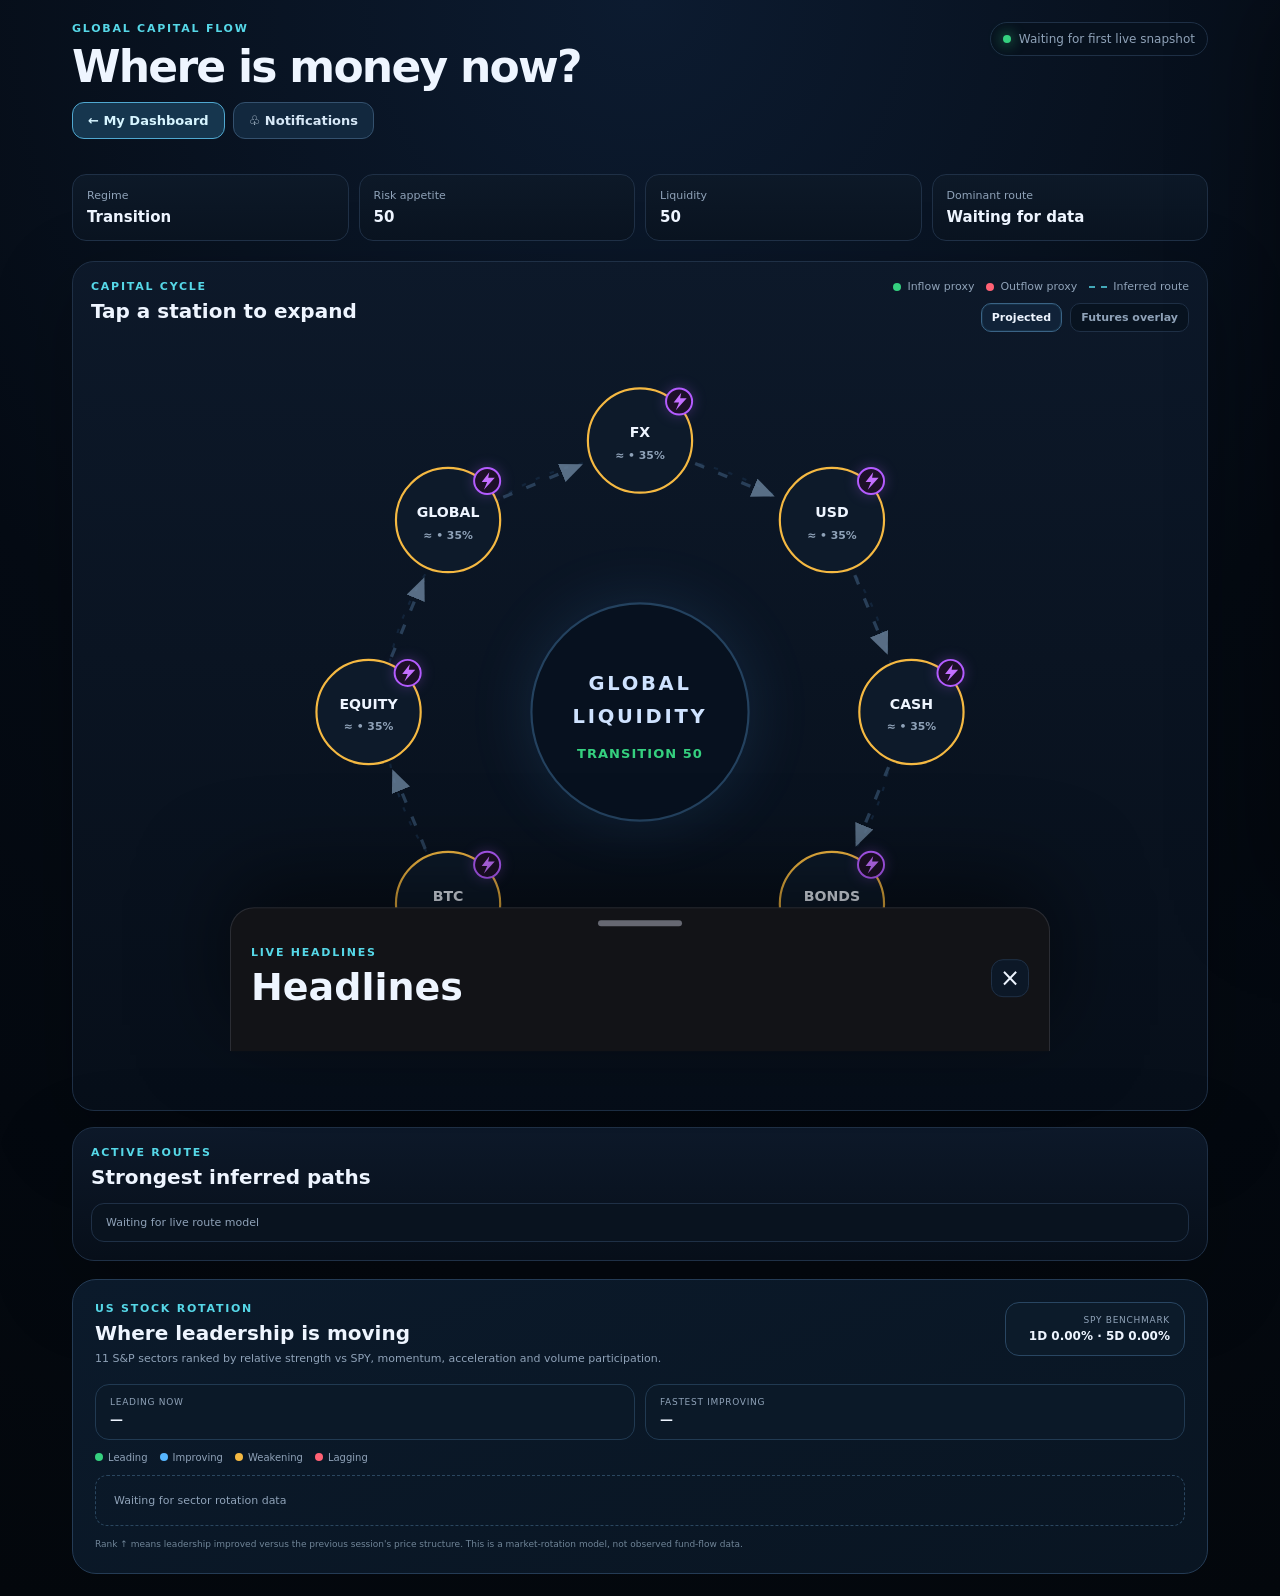
<file: capital-flow.html>
<!doctype html>
<html lang="en">
<head>
  <meta charset="utf-8" />
  <meta name="viewport" content="width=device-width,initial-scale=1,viewport-fit=cover" />
  <meta name="theme-color" content="#08111f" />
  <meta name="apple-mobile-web-app-capable" content="yes" />
  <meta name="apple-mobile-web-app-status-bar-style" content="black-translucent" />
  <meta name="apple-mobile-web-app-title" content="Capital Flow" />
  <link rel="manifest" href="./manifest.webmanifest" />
  <link rel="icon" href="./icon.svg" type="image/svg+xml" />
  <link rel="stylesheet" href="./styles.css" />
  <title>Capital Flow | My World</title>
</head>
<body>
  <div class="app-shell">
    <header class="topbar">
      <div>
        <p class="eyebrow">GLOBAL CAPITAL FLOW</p>
        <h1>Where is money now?</h1>
      </div>
      <div class="status-pill"><span class="dot"></span><span id="updated">Loading live snapshot</span></div>
    </header>

    <nav aria-label="Main navigation" style="display:flex;gap:8px;flex-wrap:wrap;padding:10px 0 15px"><a href="./index.html" style="display:inline-block;padding:10px 15px;border:1px solid #50a8d0;border-radius:12px;background:#16364e;color:#d7f5ff;text-decoration:none;font-weight:700;font-size:13px">← My Dashboard</a><a href="./notifications.html" style="display:inline-block;padding:10px 15px;border:1px solid #34516e;border-radius:12px;background:#12283e;color:#d7e8f7;text-decoration:none;font-weight:700;font-size:13px">♧ Notifications</a></nav>

    <main>
      <section class="summary-grid" aria-label="market summary">
        <article><span>Regime</span><strong id="regime">Transition</strong></article>
        <article><span>Risk appetite</span><strong id="riskScore">50</strong></article>
        <article><span>Liquidity</span><strong id="liquidityScore">50</strong></article>
        <article><span>Dominant route</span><strong id="dominantRoute">Loading</strong></article>
      </section>

      <section class="cycle-card">
        <div class="cycle-head">
          <div>
            <p class="eyebrow">CAPITAL CYCLE</p>
            <h2>Tap a station to expand</h2>
          </div>
          <div class="cycle-controls">
            <div class="legend">
              <span><i class="legend-dot inflow"></i>Inflow proxy</span>
              <span><i class="legend-dot outflow"></i>Outflow proxy</span>
              <span><i class="legend-line projected"></i>Inferred route</span>
            </div>
            <div class="view-toggles" aria-label="map layers">
              <button id="projectedToggle" class="toggle-btn active" type="button" aria-pressed="true">Projected</button>
              <button id="futuresToggle" class="toggle-btn" type="button" aria-pressed="false">Futures overlay</button>
            </div>
          </div>
        </div>

        <div class="cycle-wrap">
          <svg id="flowSvg" viewBox="0 0 700 700" role="img" aria-label="Global capital flow cycle">
            <defs>
              <marker id="arrow" markerWidth="8" markerHeight="8" refX="6" refY="3" orient="auto">
                <path d="M0,0 L0,6 L7,3 z" class="arrow-head"></path>
              </marker>
              <marker id="projectedArrow" markerWidth="8" markerHeight="8" refX="6" refY="3" orient="auto">
                <path d="M0,0 L0,6 L7,3 z" class="projected-arrow-head"></path>
              </marker>
            </defs>
            <circle cx="350" cy="350" r="235" class="orbit"></circle>
            <g id="edges"></g>
            <g id="projectedEdges"></g>
            <g id="futureLayer"></g>
            <g id="nodes"></g>
            <g class="core">
              <circle cx="350" cy="350" r="100"></circle>
              <text x="350" y="330" text-anchor="middle">GLOBAL</text>
              <text x="350" y="360" text-anchor="middle">LIQUIDITY</text>
              <text id="coreState" x="350" y="392" text-anchor="middle" class="core-state">LOADING</text>
            </g>
          </svg>
        </div>
      </section>

      <section class="routes-card">
        <div>
          <p class="eyebrow">ACTIVE ROUTES</p>
          <h2>Strongest inferred paths</h2>
        </div>
        <div id="routeList" class="route-list"></div>
      </section>

      <section class="rotation-card">
        <div class="rotation-head">
          <div>
            <p class="eyebrow">US STOCK ROTATION</p>
            <h2>Where leadership is moving</h2>
            <p class="rotation-note">11 S&P sectors ranked by relative strength vs SPY, momentum, acceleration and volume participation.</p>
          </div>
          <div class="rotation-benchmark">
            <span>SPY benchmark</span>
            <strong id="rotationSpy">—</strong>
          </div>
        </div>

        <div class="rotation-highlights">
          <article>
            <span>Leading now</span>
            <strong id="rotationLeader">—</strong>
          </article>
          <article>
            <span>Fastest improving</span>
            <strong id="rotationImproving">—</strong>
          </article>
        </div>

        <div class="rotation-legend">
          <span><i class="rotation-dot leading"></i>Leading</span>
          <span><i class="rotation-dot improving"></i>Improving</span>
          <span><i class="rotation-dot weakening"></i>Weakening</span>
          <span><i class="rotation-dot lagging"></i>Lagging</span>
        </div>

        <div id="sectorRotationList" class="sector-rotation-list"></div>
        <p class="rotation-footnote">Rank ↑ means leadership improved versus the previous session's price structure. This is a market-rotation model, not observed fund-flow data.</p>
      </section>
    </main>
  </div>

  <aside id="detailPanel" class="detail-panel" aria-hidden="true">
    <button id="closePanel" class="close-btn" aria-label="Close">×</button>
    <p class="eyebrow" id="detailType">STATION</p>
    <div class="detail-title-row">
      <h2 id="detailTitle">USD Cash</h2>
      <button id="openNewsFromDetail" class="news-chip" type="button">⚡ News</button>
    </div>
    <p id="detailDesc" class="detail-desc"></p>

    <div class="metric-grid">
      <article><span>Flow proxy</span><strong id="detailFlow"></strong></article>
      <article><span>Velocity</span><strong id="detailVelocity"></strong></article>
      <article><span>Confidence</span><strong id="detailConfidence"></strong></article>
      <article><span>Crowding proxy</span><strong id="detailCrowding"></strong></article>
    </div>

    <div class="section-block">
      <h3>Evidence</h3>
      <div id="evidenceList"></div>
    </div>

    <div class="section-block">
      <div class="section-title-row">
        <h3>Institutional / macro confirmation</h3>
        <span class="layer-label">public data</span>
      </div>
      <p class="section-note">Confirmation layer from public liquidity, credit, volatility and stablecoin data. It is not prime-broker or custodian flow.</p>
      <div id="institutionalList"></div>
    </div>

    <div class="section-block">
      <h3>Possible next destinations</h3>
      <div id="nextList"></div>
    </div>

    <div class="section-block">
      <div class="section-title-row">
        <h3>Futures positioning</h3>
        <span class="layer-label">overlay</span>
      </div>
      <p class="section-note">Price/volume are market proxies; open interest and COT are weekly CFTC futures-only positioning data. Labels are interpretive, not transaction-level proof.</p>
      <div id="futureList"></div>
    </div>
  </aside>

  <section id="newsSheet" class="news-sheet" aria-hidden="true">
    <div class="news-handle"></div>
    <div class="news-head">
      <div>
        <p class="eyebrow">LIVE HEADLINES</p>
        <h2 id="newsTitle">Headlines</h2>
      </div>
      <button id="closeNews" class="close-btn news-close" aria-label="Close news">×</button>
    </div>
    <p id="newsUpdated" class="news-updated"></p>
    <div id="newsList" class="news-list"></div>
  </section>

  <div id="backdrop" class="backdrop"></div>
  <div id="newsBackdrop" class="news-backdrop"></div>

  <script src="./snapshot.js"></script>
  <script src="./app-live.js"></script>
</body>
</html>
</file>
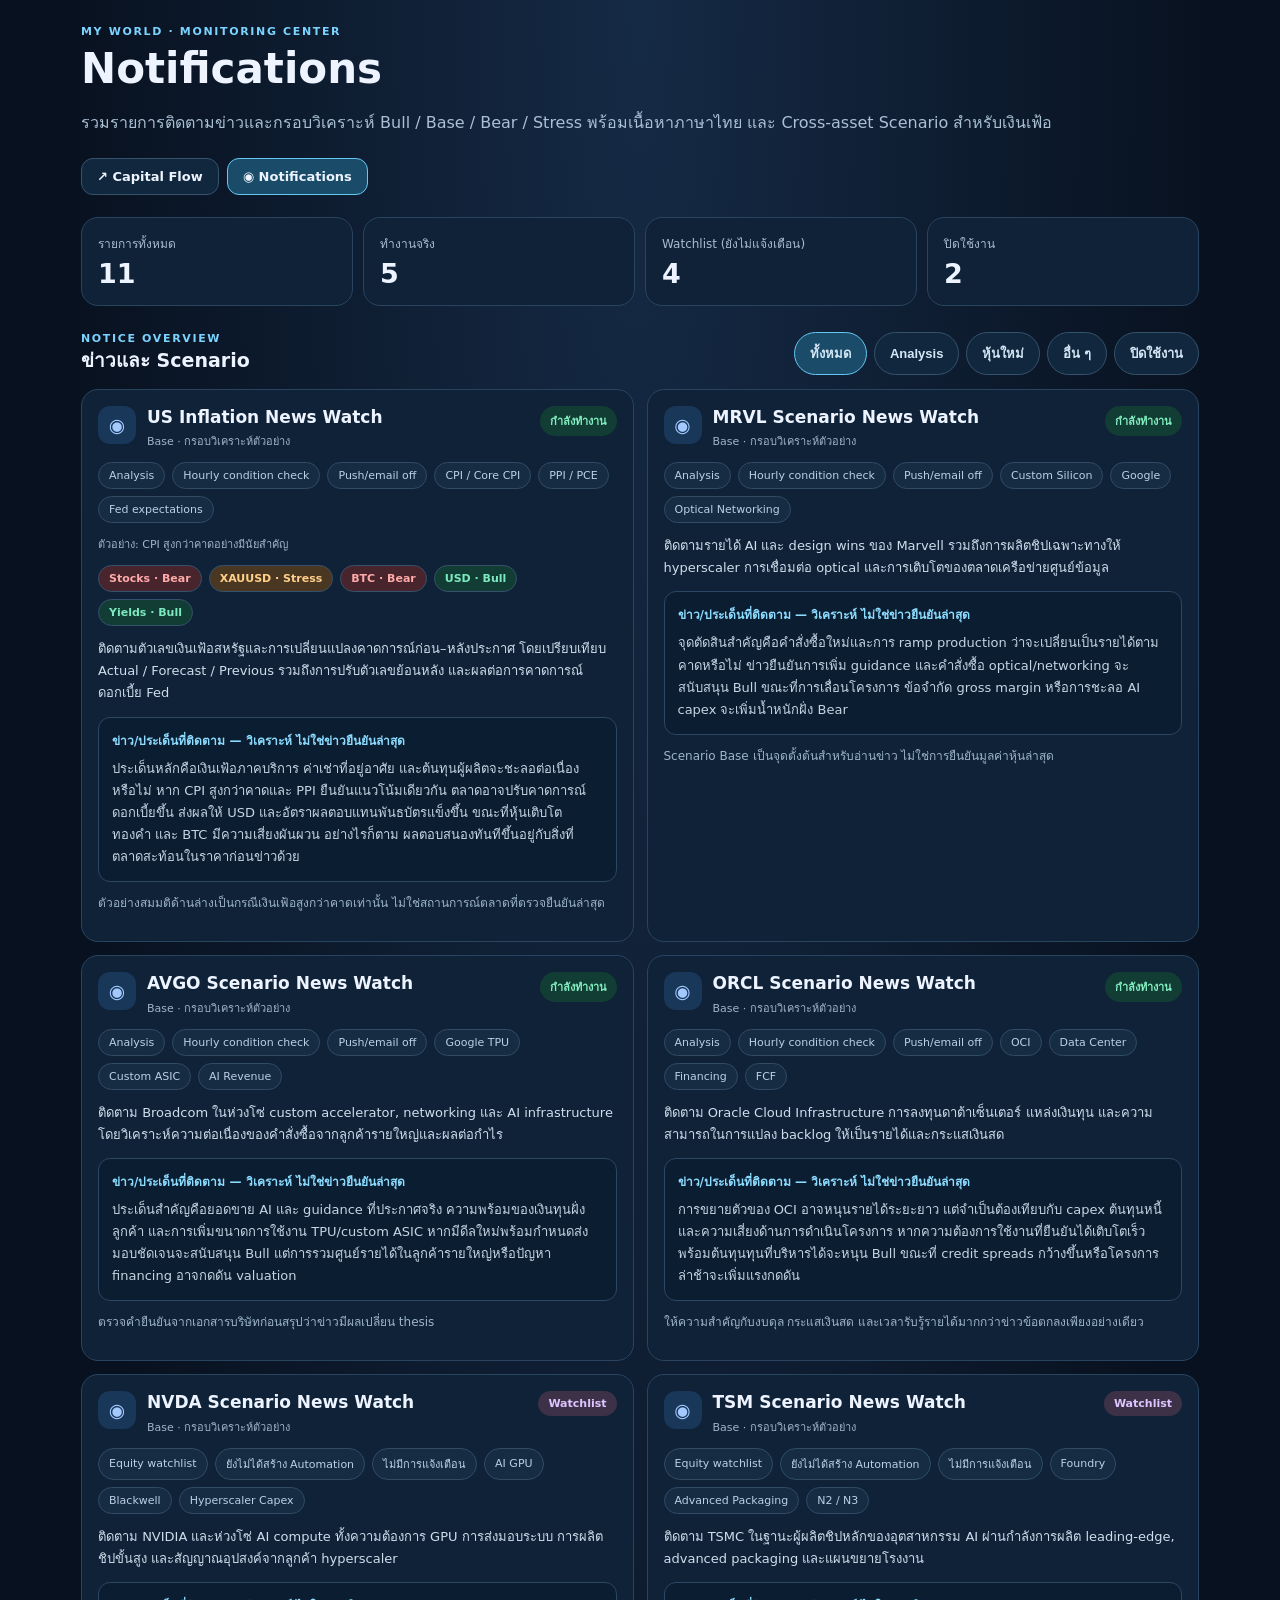
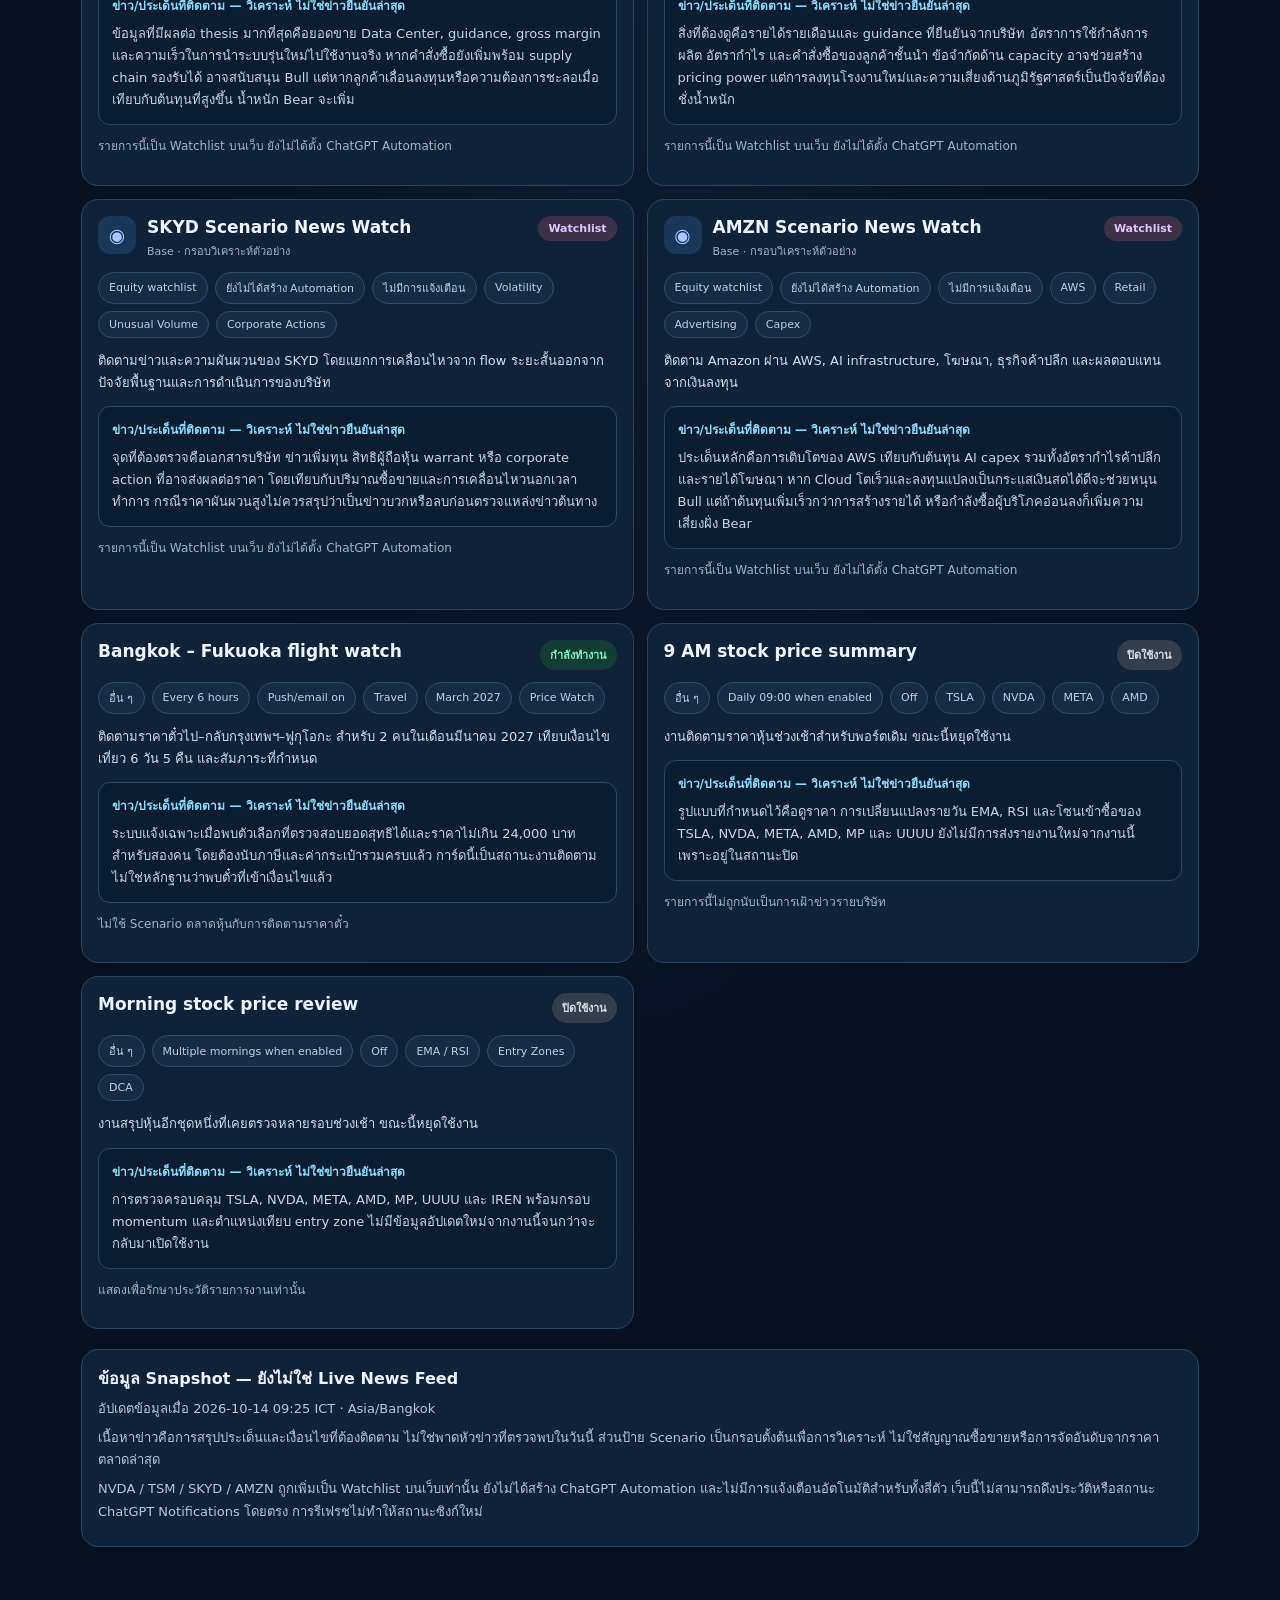
<file: notifications.html>
<!doctype html><html lang="th"><head><meta charset="utf-8"><meta name="viewport" content="width=device-width,initial-scale=1,viewport-fit=cover"><meta name="theme-color" content="#08111f"><link rel="manifest" href="./manifest.webmanifest"><title>Notifications | My World</title><style>
:root{color-scheme:dark;font-family:system-ui,-apple-system,"Segoe UI",sans-serif;background:#08111f;color:#edf4ff}*{box-sizing:border-box}body{margin:0;background:radial-gradient(ellipse at top,#152a45,#08111f 64%)}a{color:inherit;text-decoration:none}.wrap{max-width:1150px;margin:auto;padding:25px 16px 70px}.eyebrow{font-size:11px;letter-spacing:.15em;color:#7bd3ff;font-weight:800}h1{font-size:clamp(28px,5vw,42px);margin:6px 0 8px}p{line-height:1.7}.lead,.subtle{color:#aac0d5}.nav{display:flex;gap:8px;margin:22px 0}.nav a,.filter{border:1px solid #35536d;border-radius:12px;background:#10273e;padding:10px 15px;font-size:13px;font-weight:700}.nav .active,.filter.active{background:#1a4b68;border-color:#65c8f3}.stats{display:grid;grid-template-columns:repeat(4,1fr);gap:10px}.metric,.notice,.note{background:#102238;border:1px solid #29445f;border-radius:17px;padding:16px}.metric span{display:block;color:#a9bcd0;font-size:12px}.metric strong{display:block;font-size:27px;margin-top:5px}.bar{display:flex;flex-wrap:wrap;justify-content:space-between;align-items:center;gap:10px;margin:26px 0 14px}.bar h2{font-size:19px;margin:0}.filters{display:flex;gap:7px;flex-wrap:wrap}.filter{color:#d5e7f6;cursor:pointer;border-radius:99px}.list{display:grid;grid-template-columns:repeat(2,minmax(0,1fr));gap:13px}.notice h3{font-size:17px;line-height:1.3;margin:0}.top{display:flex;justify-content:space-between;align-items:flex-start;gap:10px}.headline{display:flex;align-items:flex-start;gap:11px}.scenario{flex:none;width:38px;height:38px;display:grid;place-items:center;border-radius:12px;font-size:19px;background:#163650}.scenario.bull,.signal.bull{background:#123d34;color:#7ce9be}.scenario.base,.signal.base{background:#183759;color:#a3c9ff}.scenario.bear,.signal.bear{background:#48252d;color:#ffaaa9}.scenario.stress,.signal.stress{background:#493721;color:#ffd08a}.tag,.chip,.signal{font-size:11px;border-radius:99px;padding:6px 10px;display:inline-flex;gap:5px;align-items:center}.tag{font-weight:800;white-space:nowrap}.tag.enabled{background:#123d34;color:#83f0c1}.tag.paused{background:#343e4b;color:#d4dbe4}.tag.watchlist{background:#3c3147;color:#dfc4ff}.chips,.signals{display:flex;flex-wrap:wrap;gap:7px;margin:12px 0}.chip{color:#bbd0e4;background:#162c43;border:1px solid #314b65}.body-text{font-size:13px;color:#cedeed;margin:12px 0}.news{background:#0b1d31;border:1px solid #2b4761;border-radius:12px;padding:13px}.news h4{color:#8cdcff;font-size:12px;margin:0 0 8px}.news p{font-size:13px;color:#c5d5e3;margin:0}.signal{font-weight:700;border:1px solid #36516b}.scenario-label{font-size:11px;color:#9fb4c8;margin-top:4px}.note{margin-top:20px}.note p{font-size:13px;color:#b4c7d8;margin:7px 0}.detail{font-size:12px;color:#9cb5c9;margin-top:11px}.empty{padding:20px;color:#bad0df}@media(max-width:740px){.list{grid-template-columns:1fr}.stats{grid-template-columns:repeat(2,1fr)}}
</style></head><body><main class="wrap"><div class="eyebrow">MY WORLD · MONITORING CENTER</div><h1>Notifications</h1><p class="lead">รวมรายการติดตามข่าวและกรอบวิเคราะห์ Bull / Base / Bear / Stress พร้อมเนื้อหาภาษาไทย และ Cross-asset Scenario สำหรับเงินเฟ้อ</p>
<nav class="nav"><a href="./index.html">↗ Capital Flow</a><a class="active" aria-current="page" href="./notifications.html">◉ Notifications</a></nav>
<section class="stats"><div class="metric"><span>รายการทั้งหมด</span><strong id="total">–</strong></div><div class="metric"><span>ทำงานจริง</span><strong id="enabled">–</strong></div><div class="metric"><span>Watchlist (ยังไม่แจ้งเตือน)</span><strong id="watchlist">–</strong></div><div class="metric"><span>ปิดใช้งาน</span><strong id="paused">–</strong></div></section>
<div class="bar"><div><div class="eyebrow">NOTICE OVERVIEW</div><h2>ข่าวและ Scenario</h2></div><div class="filters"><button class="filter active" data-filter="all">ทั้งหมด</button><button class="filter" data-filter="analysis">Analysis</button><button class="filter" data-filter="watchlist">หุ้นใหม่</button><button class="filter" data-filter="other">อื่น ๆ</button><button class="filter" data-filter="paused">ปิดใช้งาน</button></div></div>
<section class="list" id="noticeList" aria-live="polite"></section>
<aside class="note"><strong>ข้อมูล Snapshot — ยังไม่ใช่ Live News Feed</strong><p id="snapshotDate"></p><p>เนื้อหาข่าวคือการสรุปประเด็นและเงื่อนไขที่ต้องติดตาม ไม่ใช่พาดหัวข่าวที่ตรวจพบในวันนี้ ส่วนป้าย Scenario เป็นกรอบตั้งต้นเพื่อการวิเคราะห์ ไม่ใช่สัญญาณซื้อขายหรือการจัดอันดับจากราคาตลาดล่าสุด</p><p>NVDA / TSM / SKYD / AMZN ถูกเพิ่มเป็น Watchlist บนเว็บเท่านั้น ยังไม่ได้สร้าง ChatGPT Automation และไม่มีการแจ้งเตือนอัตโนมัติสำหรับทั้งสี่ตัว เว็บนี้ไม่สามารถดึงประวัติหรือสถานะ ChatGPT Notifications โดยตรง การรีเฟรชไม่ทำให้สถานะซิงก์ใหม่</p></aside>
</main><script>
const list=document.getElementById('noticeList');let records=[];const icons={bull:'↗',base:'◉',bear:'↘',stress:'⚠'};const labels={bull:'Bull',base:'Base',bear:'Bear',stress:'Stress'};
function el(tag,cls,value){const x=document.createElement(tag);if(cls)x.className=cls;if(value!==undefined)x.textContent=value;return x}
function render(filter='all'){list.replaceChildren();const chosen=records.filter(x=>filter==='all'||(filter==='paused'&&x.status==='paused')||(filter==='analysis'&&x.category==='analysis')||(filter===x.category));for(const x of chosen){const card=el('article','notice');const top=el('div','top');const headline=el('div','headline');if(x.scenario){const ico=el('div','scenario '+x.scenario,icons[x.scenario]);headline.append(ico)}const titles=el('div');titles.append(el('h3','',x.title));if(x.scenario)titles.append(el('div','scenario-label',labels[x.scenario]+' · กรอบวิเคราะห์ตัวอย่าง'));headline.append(titles);const stat=el('span','tag '+x.status,x.status==='enabled'?'กำลังทำงาน':x.status==='watchlist'?'Watchlist':'ปิดใช้งาน');top.append(headline,stat);card.append(top);const chips=el('div','chips');for(const v of [x.category==='analysis'?'Analysis':x.category==='watchlist'?'Equity watchlist':'อื่น ๆ',x.frequency,x.delivery,...(x.tags||[])]){if(v)chips.append(el('span','chip',v))}card.append(chips);if(x.signals?.length){card.append(el('div','scenario-label',x.signalNote||'ตัวอย่าง Cross-asset'));const row=el('div','signals');for(const [asset,mode] of x.signals)row.append(el('span','signal '+mode,asset+' · '+(labels[mode]||mode)));card.append(row)}card.append(el('p','body-text',x.summary||x.description));if(x.news){const n=el('section','news');n.append(el('h4','', 'ข่าว/ประเด็นที่ติดตาม — วิเคราะห์ ไม่ใช่ข่าวยืนยันล่าสุด'),el('p','',x.news));card.append(n)}if(x.detail)card.append(el('p','detail',x.detail));list.append(card)}if(!chosen.length)list.append(el('p','empty','ไม่พบรายการในหมวดนี้'))}
fetch('./notifications.json',{cache:'no-store'}).then(r=>{if(!r.ok)throw Error('HTTP '+r.status);return r.json()}).then(d=>{records=d.items||[];document.getElementById('total').textContent=records.length;document.getElementById('enabled').textContent=records.filter(x=>x.status==='enabled').length;document.getElementById('watchlist').textContent=records.filter(x=>x.status==='watchlist').length;document.getElementById('paused').textContent=records.filter(x=>x.status==='paused').length;document.getElementById('snapshotDate').textContent='อัปเดตข้อมูลเมื่อ '+d.snapshot+' · '+d.timezone;render()}).catch(()=>list.append(el('p','empty','ไม่สามารถโหลด notifications.json ได้')));
document.querySelectorAll('.filter').forEach(b=>b.addEventListener('click',()=>{document.querySelectorAll('.filter').forEach(z=>z.classList.remove('active'));b.classList.add('active');render(b.dataset.filter)}));
</script></body></html>
</file>
<file: styles.css>
:root{
  color-scheme:dark;
  --bg:#050b14;
  --panel:#0a1422;
  --panel2:#0d192a;
  --line:#1f3046;
  --text:#eef5ff;
  --muted:#8fa2b8;
  --green:#35d07f;
  --red:#ff6174;
  --amber:#f5b942;
  --blue:#55a6ff;
  --cyan:#56d8e8;
}
*{box-sizing:border-box}
html,body{margin:0;min-height:100%;background:radial-gradient(circle at top,#0c1b30 0,#050b14 48%,#03070c 100%);color:var(--text);font-family:Inter,ui-sans-serif,system-ui,-apple-system,BlinkMacSystemFont,"Segoe UI",sans-serif}
body{padding:env(safe-area-inset-top) env(safe-area-inset-right) env(safe-area-inset-bottom) env(safe-area-inset-left)}
button{font:inherit}
.app-shell{width:min(1180px,100%);margin:auto;padding:22px}
.topbar,.cycle-head{display:flex;justify-content:space-between;gap:18px;align-items:flex-start}
.eyebrow{margin:0 0 6px;color:var(--cyan);font-size:11px;font-weight:800;letter-spacing:.16em}
h1,h2,h3{margin:0}
h1{font-size:clamp(26px,5vw,44px);letter-spacing:-.04em}
h2{font-size:20px}
.status-pill{display:flex;align-items:center;gap:8px;padding:9px 12px;border:1px solid var(--line);border-radius:999px;background:#07111e;color:var(--muted);font-size:12px;white-space:nowrap}
.dot{width:8px;height:8px;border-radius:50%;background:var(--green);box-shadow:0 0 14px var(--green)}
.summary-grid{display:grid;grid-template-columns:repeat(4,1fr);gap:10px;margin:20px 0}
.summary-grid article,.metric-grid article{padding:14px;border:1px solid var(--line);border-radius:14px;background:linear-gradient(180deg,#0d1928,#091320)}
.summary-grid span,.metric-grid span{display:block;color:var(--muted);font-size:11px;margin-bottom:5px}
.summary-grid strong{font-size:15px}
.cycle-card,.routes-card{border:1px solid var(--line);border-radius:22px;background:linear-gradient(180deg,rgba(13,25,42,.96),rgba(7,15,26,.96));box-shadow:0 24px 80px rgba(0,0,0,.26)}
.cycle-card{padding:18px}
.cycle-controls{display:flex;flex-direction:column;align-items:flex-end;gap:10px}
.legend{display:flex;gap:12px;flex-wrap:wrap;color:var(--muted);font-size:11px}
.legend span{display:flex;gap:6px;align-items:center}
.legend-dot{display:inline-block;width:8px;height:8px;border-radius:50%}.legend-dot.inflow{background:var(--green)}.legend-dot.outflow{background:var(--red)}.legend-dot.neutral{background:var(--amber)}
.legend-line{display:inline-block;width:18px;height:0;border-top:2px dashed var(--cyan);opacity:.75}
.view-toggles{display:flex;gap:8px}
.toggle-btn{border:1px solid var(--line);background:#081320;color:var(--muted);padding:7px 10px;border-radius:10px;font-size:11px;font-weight:800;cursor:pointer}
.toggle-btn.active{color:var(--text);border-color:#3a6385;background:#102238;box-shadow:0 0 0 1px rgba(86,216,232,.08) inset}
.cycle-wrap{display:flex;justify-content:center;overflow:hidden}
#flowSvg{width:min(100%,760px);height:auto;overflow:visible}
.orbit{fill:none;stroke:#12243a;stroke-width:2;stroke-dasharray:4 10}
.edge{fill:none;stroke:#35506d;stroke-width:3;marker-end:url(#arrow);opacity:.72;stroke-dasharray:9 14;animation:flow 2.2s linear infinite}
.edge.strong{stroke:var(--green);stroke-width:5;filter:drop-shadow(0 0 5px rgba(53,208,127,.4))}
.edge.out{stroke:var(--red)}
.projected-edge{fill:none;stroke:var(--cyan);stroke-linecap:round;stroke-dasharray:5 10;marker-end:url(#projectedArrow);animation:projectedFlow 3.1s linear infinite}
.projected-edge.low{stroke:var(--amber)}
.projected-label{fill:#cdeff5;font-size:11px;font-weight:900;paint-order:stroke;stroke:#06101b;stroke-width:4px;stroke-linejoin:round}
.projected-arrow-head{fill:var(--cyan)}
@keyframes flow{to{stroke-dashoffset:-46}}
@keyframes projectedFlow{to{stroke-dashoffset:-30}}
.arrow-head{fill:#7690ab}
.node{cursor:pointer;transition:.2s}
.node circle{fill:#0d1a2a;stroke:#29415c;stroke-width:2;transition:.2s}
.node:hover circle,.node:focus circle{stroke:var(--cyan);filter:drop-shadow(0 0 7px rgba(86,216,232,.45))}
.node.active circle{stroke:var(--cyan);stroke-width:4;filter:drop-shadow(0 0 10px rgba(86,216,232,.5))}
.node.projected-target circle{stroke:#8ccfd8;stroke-width:3;filter:drop-shadow(0 0 7px rgba(86,216,232,.22))}
.node text{fill:var(--text);font-size:13px;font-weight:700;pointer-events:none}
.node .sub{fill:var(--muted);font-size:10px;font-weight:600}
.node.inflow circle{stroke:var(--green)}
.node.outflow circle{stroke:var(--red)}
.node.neutral circle{stroke:var(--amber)}
.core circle{fill:#07111f;stroke:#24425f;stroke-width:2;filter:drop-shadow(0 0 28px rgba(85,166,255,.12))}
.core text{fill:#cfe3ff;font-size:18px;font-weight:900;letter-spacing:.14em}
.core .core-state{fill:var(--green);font-size:12px;letter-spacing:.08em}
.routes-card{padding:18px;margin-top:16px}
.route-list{display:grid;gap:10px;margin-top:14px}
.route{display:grid;grid-template-columns:1fr auto;align-items:center;gap:12px;padding:12px 14px;border:1px solid var(--line);border-radius:13px;background:#09131f}
.route strong{font-size:13px}.route span{color:var(--muted);font-size:11px}
.badge{display:inline-flex;align-items:center;padding:4px 7px;border-radius:999px;font-size:9px;font-weight:900;letter-spacing:.08em;text-transform:uppercase}
.badge.observed{background:rgba(85,166,255,.12);color:#8bc2ff;border:1px solid rgba(85,166,255,.25)}
.badge.inferred{background:rgba(245,185,66,.12);color:#ffd06b;border:1px solid rgba(245,185,66,.24)}
.badge.mixed{background:rgba(86,216,232,.12);color:#8ce8f2;border:1px solid rgba(86,216,232,.25)}
.detail-panel{position:fixed;top:0;right:0;z-index:20;width:min(440px,94vw);height:100dvh;padding:28px 20px calc(24px + env(safe-area-inset-bottom));background:#07111d;border-left:1px solid var(--line);transform:translateX(105%);transition:.25s ease;overflow:auto;box-shadow:-30px 0 90px rgba(0,0,0,.4)}
.detail-panel.open{transform:translateX(0)}
.backdrop{position:fixed;inset:0;z-index:19;background:rgba(0,0,0,.52);opacity:0;pointer-events:none;transition:.25s}.backdrop.show{opacity:1;pointer-events:auto}
.close-btn{position:absolute;right:16px;top:16px;border:1px solid var(--line);background:#0c1827;color:var(--text);width:38px;height:38px;border-radius:12px;font-size:24px}
.detail-desc{color:var(--muted);line-height:1.6}
.metric-grid{display:grid;grid-template-columns:repeat(2,1fr);gap:10px;margin:18px 0}
.metric-grid strong{font-size:18px}
.section-block{padding-top:18px;margin-top:18px;border-top:1px solid var(--line)}
.section-block h3{font-size:13px;margin-bottom:10px}
.evidence,.next-row{padding:11px 0;border-bottom:1px solid rgba(31,48,70,.65)}
.evidence-top,.next-row{display:flex;justify-content:space-between;gap:10px;align-items:center}
.evidence p{margin:6px 0 0;color:var(--muted);font-size:12px;line-height:1.45}
.next-row span{color:var(--muted);font-size:12px}
@media(max-width:760px){
  .app-shell{padding:14px}
  .topbar{align-items:center}
  .summary-grid{grid-template-columns:repeat(2,1fr)}
  .cycle-head{display:block}
  .cycle-controls{align-items:flex-start;margin-top:12px}
  .legend{margin-top:0}
  .cycle-card{padding:14px}
  .node text{font-size:12px}
}
@media(max-width:430px){
  h1{font-size:27px}
  .status-pill{font-size:10px;padding:7px 9px}
  .summary-grid article{padding:11px}
  .cycle-wrap{margin-inline:-28px}
  #flowSvg{width:118%}
}

.future-link{stroke:#8e7cff;stroke-width:1.5;stroke-dasharray:3 7;opacity:.48}
.future-chip rect{fill:#11172b;stroke:#6757a8;stroke-width:1.2}
.future-chip text{fill:#c9c1ff;font-size:9px;font-weight:900;letter-spacing:.04em}
.future-chip{opacity:0;pointer-events:none;transition:opacity .2s ease}
.future-layer-on .future-chip{opacity:1}
.future-layer-on .future-link{opacity:.5}
.future-item{display:grid;grid-template-columns:1fr auto;gap:12px;padding:11px 0;border-bottom:1px solid rgba(31,48,70,.65)}
.future-item span{color:var(--muted);font-size:11px}
.future-state{font-size:10px;font-weight:900;letter-spacing:.08em;text-transform:uppercase}
.future-state.positive{color:var(--green)}
.future-state.neutral{color:var(--amber)}
.future-state.negative{color:var(--red)}
.section-title-row{display:flex;justify-content:space-between;gap:12px;align-items:center}
.layer-label{font-size:9px;letter-spacing:.1em;text-transform:uppercase;color:#c9c1ff;border:1px solid #4e437e;border-radius:999px;padding:3px 6px}
.section-note{margin:-2px 0 8px;color:var(--muted);font-size:11px;line-height:1.45}

@media(min-width:761px){
  .backdrop{display:none}
}
@media(max-width:760px){
  .backdrop.show{opacity:.24}
}

.institutional-item{display:grid;grid-template-columns:1fr auto;gap:14px;align-items:start;padding:11px 0;border-bottom:1px solid rgba(31,48,70,.65)}
.institutional-item span{color:var(--muted);font-size:11px;line-height:1.45}
.institutional-value{text-align:right;min-width:90px}
.institutional-value b{display:block;font-size:12px;margin-bottom:5px;color:var(--text)}

.detail-title-row{display:flex;align-items:center;justify-content:space-between;gap:12px}
.news-chip{border:1px solid rgba(182,90,255,.42);background:rgba(122,46,178,.16);color:#d9b6ff;border-radius:999px;padding:7px 10px;font-size:11px;font-weight:900;cursor:pointer}
.node-news{cursor:pointer}
.node-news circle{fill:#1d1028!important;stroke:#b45cff!important;stroke-width:1.8!important;filter:drop-shadow(0 0 6px rgba(180,92,255,.28))}
.node-news path{fill:#c46fff;pointer-events:none}
.node-news .news-count{fill:#f5e9ff!important;font-size:8px!important;font-weight:900!important;paint-order:stroke;stroke:#1d1028;stroke-width:3px}
.news-sheet{position:fixed;left:50%;bottom:0;z-index:32;width:min(820px,100%);max-height:78dvh;overflow:auto;padding:12px 20px calc(24px + env(safe-area-inset-bottom));background:#121317;border:1px solid #2b2d34;border-bottom:0;border-radius:24px 24px 0 0;box-shadow:0 -26px 90px rgba(0,0,0,.52);transform:translate(-50%,105%);transition:.28s ease}
.news-sheet.open{transform:translate(-50%,0)}
.news-handle{width:84px;height:6px;margin:0 auto 20px;border-radius:999px;background:#666872}
.news-head{display:flex;align-items:center;justify-content:space-between;gap:16px}
.news-head h2{font-size:clamp(24px,4vw,38px)}
.news-close{position:static;flex:0 0 auto}
.news-updated{margin:8px 0 18px;color:#858793;font-size:11px}
.news-list{display:grid;gap:2px}
.news-item{display:block;padding:16px 2px 18px;border-bottom:1px solid #282a31;color:var(--text);text-decoration:none}
.news-item:hover{background:rgba(255,255,255,.025)}
.news-item h3{font-size:clamp(16px,2.7vw,22px);line-height:1.28;font-weight:650;letter-spacing:-.015em}
.news-meta{display:flex;gap:7px;align-items:center;flex-wrap:wrap;margin-bottom:9px;color:#8e9099;font-size:11px}
.news-source-badge{padding:2px 5px;border:1px solid rgba(180,92,255,.32);border-radius:999px;color:#cfa8f7;font-size:8px;font-weight:900;letter-spacing:.05em;text-transform:uppercase}
.news-item.muted{opacity:.65}
.news-backdrop{position:fixed;inset:0;z-index:31;background:rgba(0,0,0,.62);opacity:0;pointer-events:none;transition:.25s}
.news-backdrop.show{opacity:1;pointer-events:auto}
@media(max-width:760px){
  .news-sheet{max-height:82dvh;padding-inline:18px}
  .news-item h3{font-size:18px}
}

.future-card{padding:14px 0 16px;border-bottom:1px solid rgba(31,48,70,.72)}
.future-card-head{display:flex;align-items:flex-start;justify-content:space-between;gap:12px}
.future-card-head strong{font-size:14px}
.future-horizon{display:block;margin-top:4px;color:var(--muted);font-size:10px}
.positioning-pill{display:inline-flex;align-items:center;justify-content:center;white-space:nowrap;padding:5px 8px;border-radius:999px;font-size:9px;font-weight:900;letter-spacing:.06em;text-transform:uppercase;border:1px solid var(--line)}
.positioning-pill.positive{color:var(--green);border-color:rgba(53,208,127,.35);background:rgba(53,208,127,.08)}
.positioning-pill.negative{color:var(--red);border-color:rgba(255,97,116,.35);background:rgba(255,97,116,.08)}
.positioning-pill.neutral{color:var(--amber);border-color:rgba(245,185,66,.35);background:rgba(245,185,66,.08)}
.future-explain{margin:9px 0 11px;color:var(--muted);font-size:11px;line-height:1.45}
.future-metrics{display:grid;grid-template-columns:repeat(3,1fr);gap:8px}
.future-metrics div{padding:9px;border:1px solid rgba(31,48,70,.8);border-radius:10px;background:#081320}
.future-metrics span{display:block;color:var(--muted);font-size:9px;margin-bottom:3px}
.future-metrics b{font-size:12px}
.cot-block{margin-top:10px;padding:10px;border:1px solid rgba(90,104,126,.28);border-radius:12px;background:#09111d}
.cot-title{display:flex;justify-content:space-between;gap:10px;margin-bottom:6px}
.cot-title span{font-size:10px;font-weight:900;letter-spacing:.08em;text-transform:uppercase;color:#cbd8e8}
.cot-title em{font-size:9px;color:var(--muted);font-style:normal}
.cot-row{display:grid;grid-template-columns:1fr auto auto;gap:10px;padding:6px 0;border-top:1px solid rgba(31,48,70,.45);align-items:center}
.cot-row span{font-size:10px;color:var(--muted)}
.cot-row b{font-size:11px}
.cot-row em{font-size:9px;color:var(--muted);font-style:normal}
.cot-empty{font-size:10px;color:var(--muted)}
.future-source{margin-top:8px;color:#66778c;font-size:9px}
@media(max-width:760px){
  .future-metrics{grid-template-columns:repeat(2,1fr)}
  .cot-row{grid-template-columns:1fr auto}
  .cot-row em{grid-column:1/-1}
}

.position-stack{display:grid;grid-template-columns:auto auto;gap:4px 6px;align-items:center;justify-items:end}
.position-label{font-size:8px;color:var(--muted);font-weight:900;letter-spacing:.08em;text-transform:uppercase}
.position-label.weekly{opacity:.72}
.future-explain b{color:#cbd8e8}
@media(max-width:520px){
  .future-card-head{align-items:stretch;flex-direction:column}
  .position-stack{justify-items:start;justify-content:start}
}

.rotation-card{margin-top:18px;padding:22px;border:1px solid #243b55;border-radius:24px;background:linear-gradient(160deg,#0b1a2b,#091522)}
.rotation-head{display:flex;justify-content:space-between;gap:18px;align-items:flex-start}
.rotation-note{margin:6px 0 0;color:var(--muted);font-size:11px;line-height:1.5;max-width:640px}
.rotation-benchmark{min-width:180px;padding:12px 14px;border:1px solid #294662;border-radius:14px;background:#0c1b2a;text-align:right}
.rotation-benchmark span{display:block;color:var(--muted);font-size:9px;text-transform:uppercase;letter-spacing:.08em}
.rotation-benchmark strong{display:block;margin-top:4px;font-size:12px}
.rotation-highlights{display:grid;grid-template-columns:1fr 1fr;gap:10px;margin:16px 0 12px}
.rotation-highlights article{padding:12px 14px;border:1px solid #213a52;border-radius:14px;background:#0b1928}
.rotation-highlights span{display:block;color:var(--muted);font-size:9px;text-transform:uppercase;letter-spacing:.08em}
.rotation-highlights strong{display:block;margin-top:5px;font-size:13px}
.rotation-legend{display:flex;gap:12px;flex-wrap:wrap;margin:4px 0 12px;color:var(--muted);font-size:10px}
.rotation-dot{display:inline-block;width:8px;height:8px;border-radius:50%;margin-right:5px}
.rotation-dot.leading{background:#35d07f}.rotation-dot.improving{background:#56b6ff}.rotation-dot.weakening{background:#f5b942}.rotation-dot.lagging{background:#ff6174}
.sector-rotation-list{display:grid;gap:8px}
.sector-row{display:grid;grid-template-columns:48px minmax(0,1fr);gap:10px;padding:12px;border:1px solid #1f344a;border-radius:14px;background:#091625}
.sector-row.leading{box-shadow:inset 3px 0 0 #35d07f}.sector-row.improving{box-shadow:inset 3px 0 0 #56b6ff}.sector-row.weakening{box-shadow:inset 3px 0 0 #f5b942}.sector-row.lagging{box-shadow:inset 3px 0 0 #ff6174}
.sector-rank{display:flex;align-items:flex-start;justify-content:center;padding-top:2px;font-size:14px;font-weight:900;color:#d9e8f4}
.sector-name{display:flex;justify-content:space-between;gap:12px;align-items:center}
.sector-name>div{min-width:0}.sector-name strong{font-size:12px}.sector-name span{margin-left:6px;color:var(--muted);font-size:9px}
.sector-status{margin-left:auto!important;padding:3px 7px;border:1px solid #29465f;border-radius:999px;font-size:8px!important;font-weight:900;letter-spacing:.05em}
.leading .sector-status{color:#70e1a9;border-color:rgba(53,208,127,.34)}.improving .sector-status{color:#8ed0ff;border-color:rgba(86,182,255,.34)}.weakening .sector-status{color:#ffd27d;border-color:rgba(245,185,66,.34)}.lagging .sector-status{color:#ff98a3;border-color:rgba(255,97,116,.34)}
.sector-bar{height:5px;margin:9px 0;border-radius:999px;background:#10263a;overflow:hidden}.sector-bar i{display:block;height:100%;border-radius:999px;background:#5ea9d0}
.leading .sector-bar i{background:#35d07f}.improving .sector-bar i{background:#56b6ff}.weakening .sector-bar i{background:#f5b942}.lagging .sector-bar i{background:#ff6174}
.sector-metrics{display:grid;grid-template-columns:repeat(6,1fr);gap:6px}
.sector-metrics span{padding:7px 8px;border:1px solid rgba(37,59,82,.65);border-radius:9px;background:#0a1826}
.sector-metrics small{display:block;color:var(--muted);font-size:8px;margin-bottom:2px}.sector-metrics b{font-size:10px}
.rank-move.up b{color:#58dc98}.rank-move.down b{color:#ff7e8c}.rank-move.flat b{color:#9fb4c8}
.rotation-footnote{margin:12px 0 0;color:#6f8497;font-size:9px;line-height:1.45}
.sector-empty{padding:18px;border:1px dashed #2a465f;border-radius:12px;color:var(--muted);font-size:11px}
@media(max-width:760px){
  .rotation-card{padding:16px;border-radius:20px}
  .rotation-head{display:block}.rotation-benchmark{margin-top:12px;text-align:left;min-width:0}
  .rotation-highlights{grid-template-columns:1fr}
  .sector-row{grid-template-columns:40px minmax(0,1fr);padding:10px}
  .sector-metrics{grid-template-columns:repeat(3,1fr)}
}
</file>
